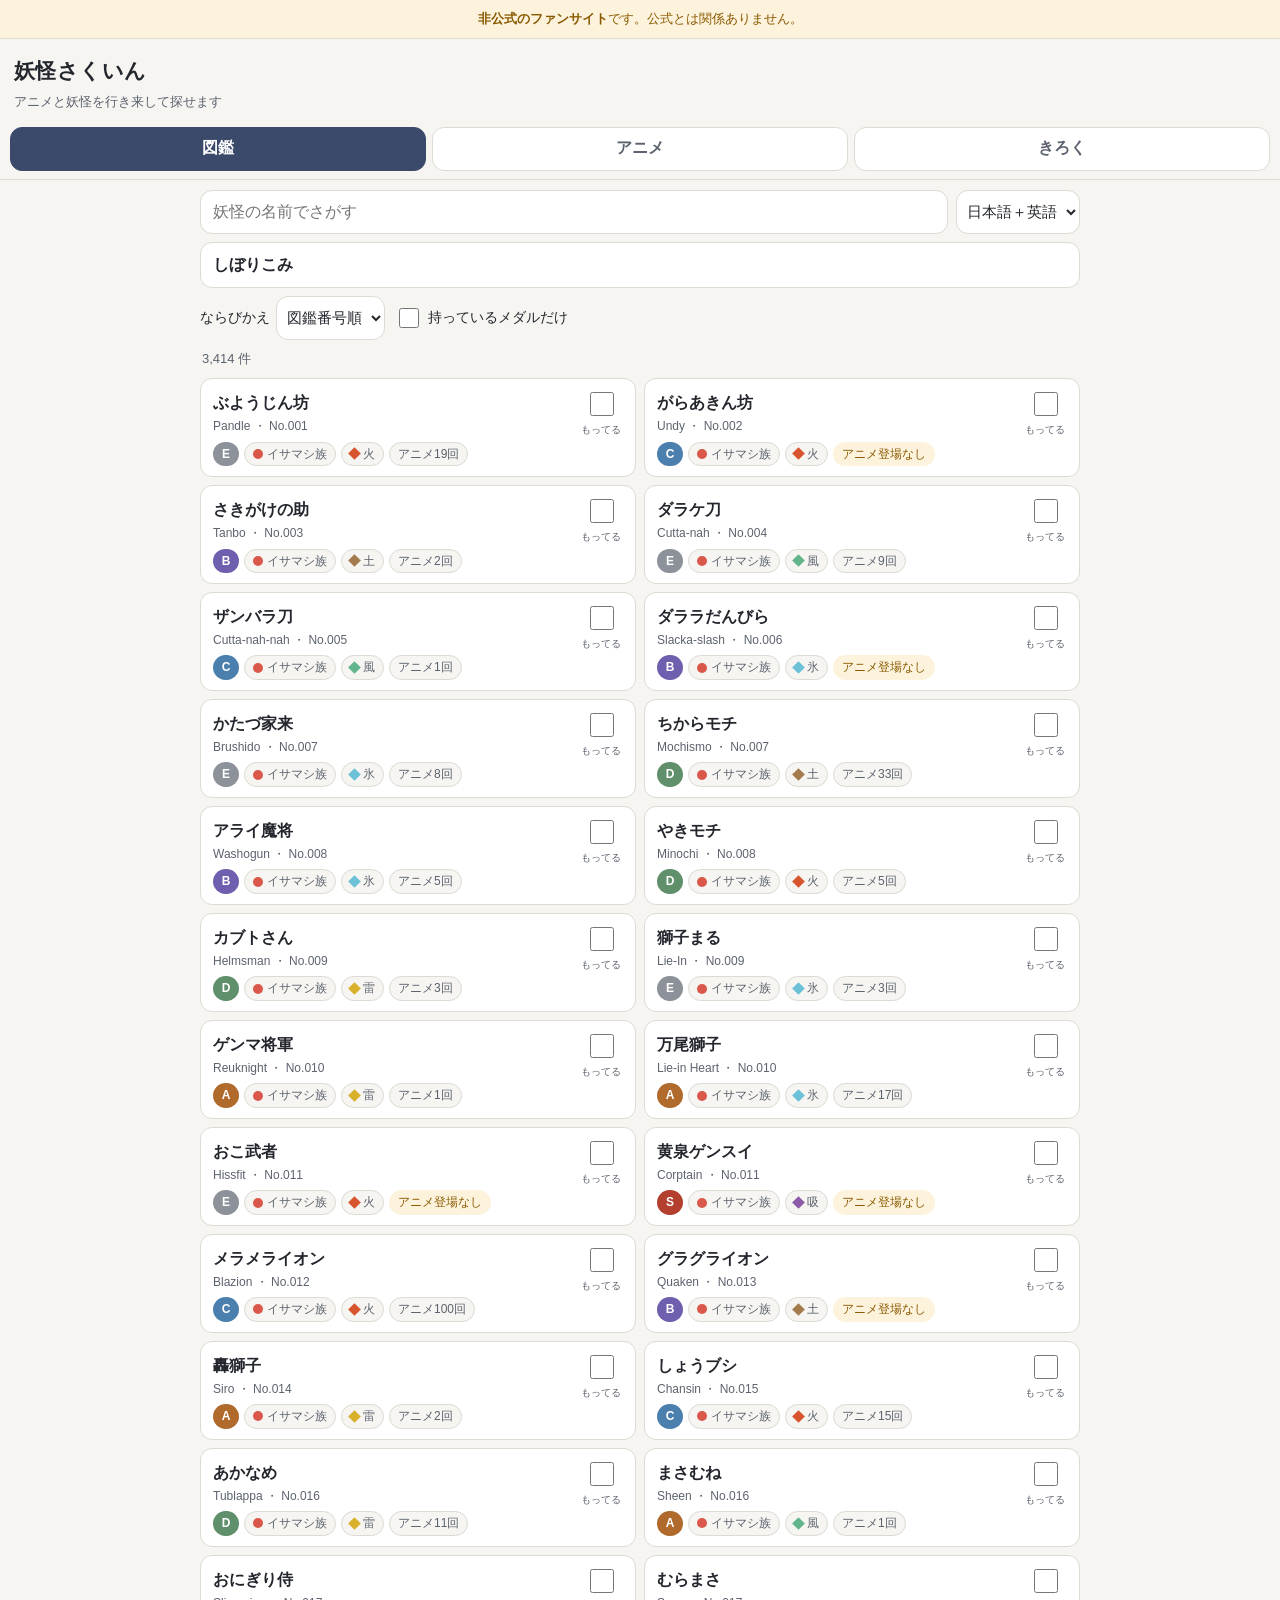
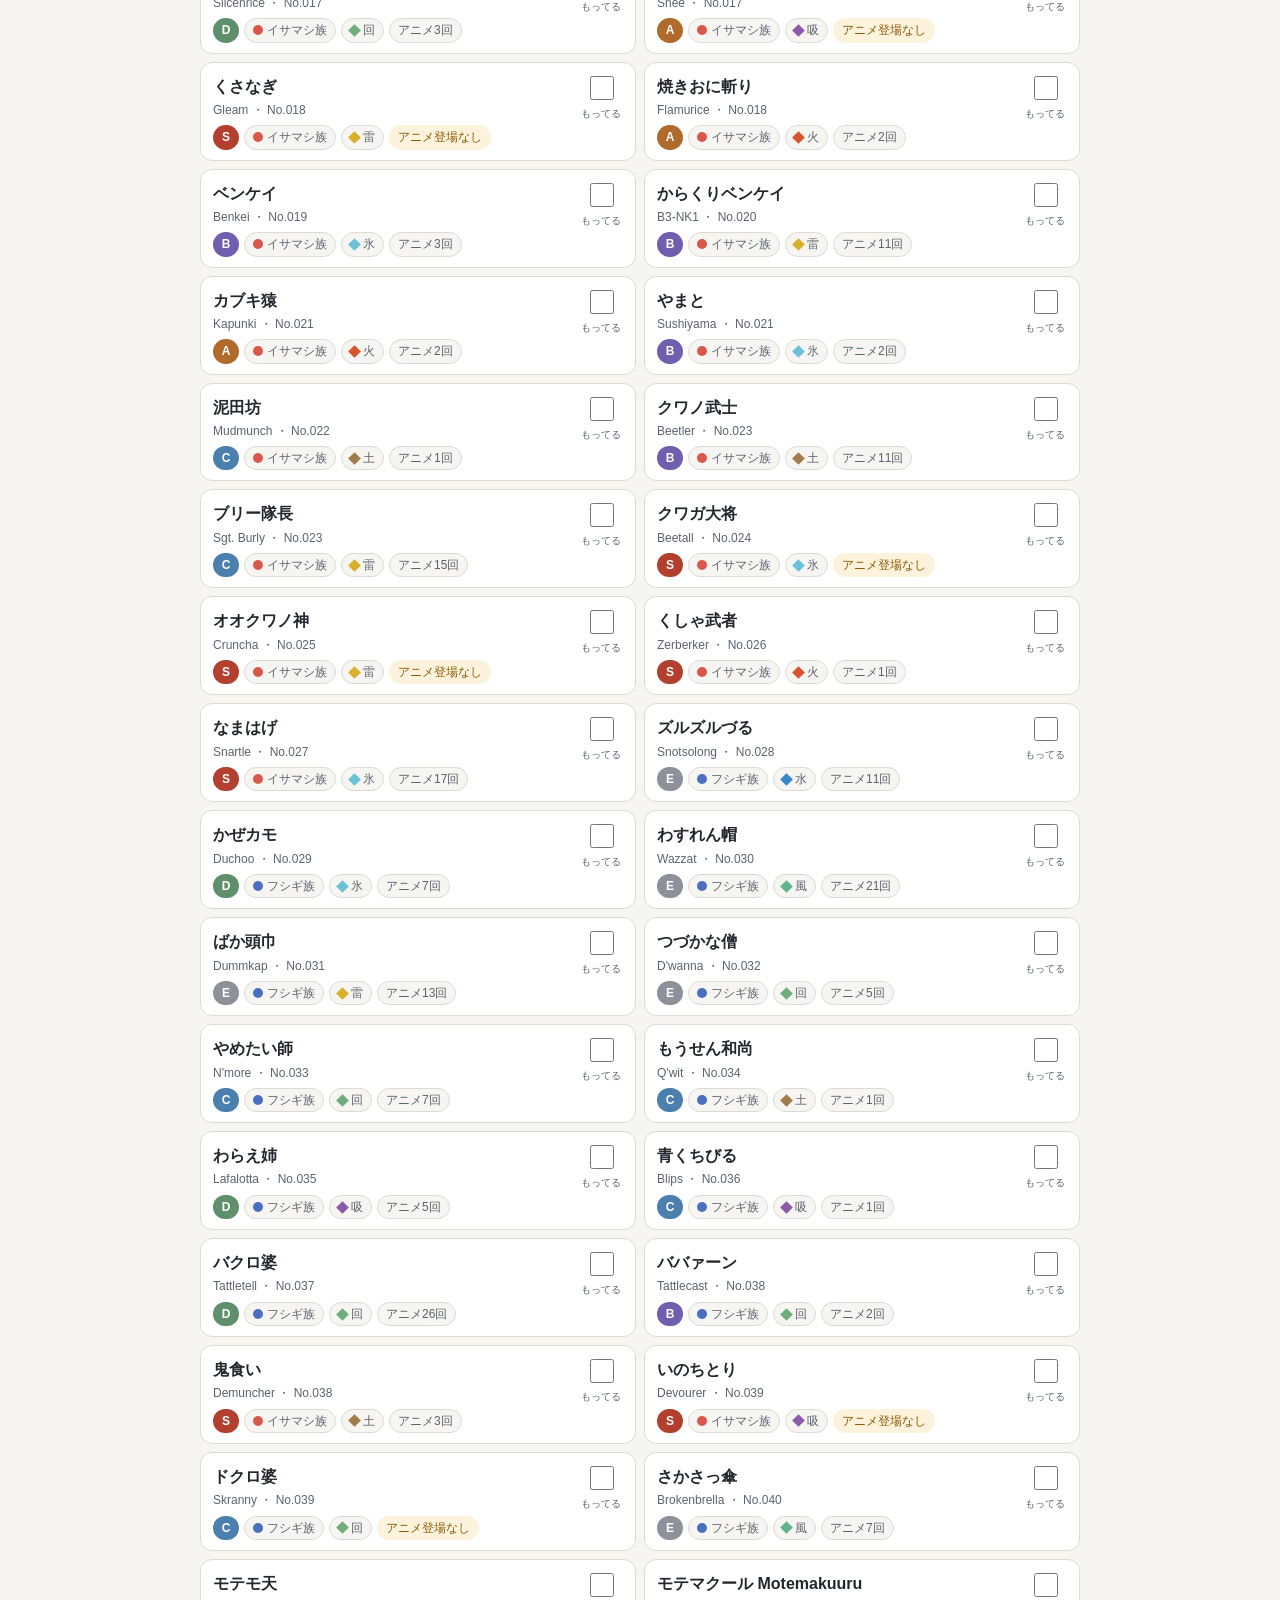
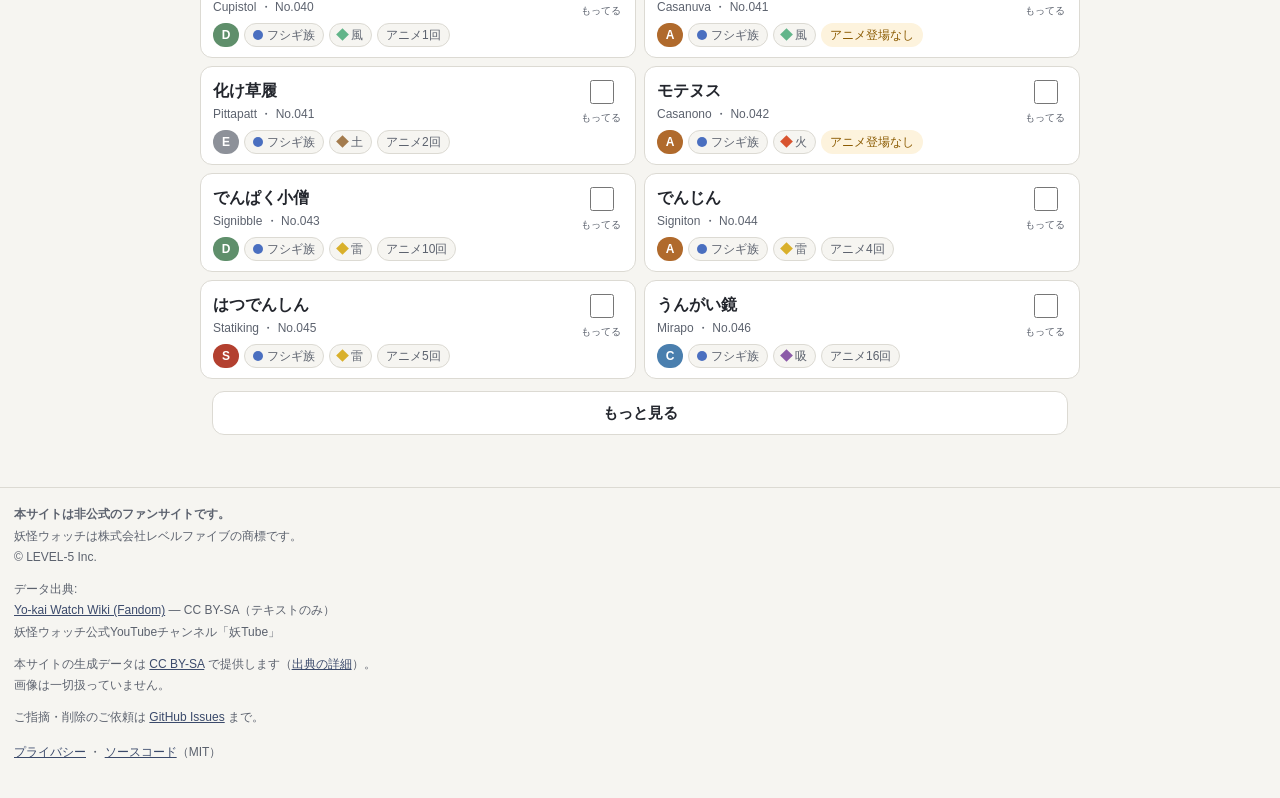
<file: docs/index.html>
<!DOCTYPE html>
<html lang="ja">
<head>
<meta charset="utf-8">
<meta name="viewport" content="width=device-width, initial-scale=1, viewport-fit=cover">
<!-- 第一弾は検索エンジンに出さない（SPEC.md §12.3）。
     将来 index を開放するときは、この1行と robots.txt を消すだけでよい。 -->
<meta name="robots" content="noindex, nofollow">
<meta name="description" content="妖怪ウォッチのアニメと妖怪を相互に探せる非公式ファンサイトです。">
<meta name="theme-color" content="#3b4a6b">
<!-- OGP 画像は作らない（SNS で公式風に見えるため。SPEC.md §12.3） -->
<title>yokai-watch-index — 妖怪ウォッチ アニメ・妖怪検索（非公式ファンサイト）</title>
<link rel="manifest" href="manifest.json">
<link rel="apple-touch-icon" href="apple-touch-icon.png">
<meta name="apple-mobile-web-app-title" content="妖怪さくいん">
<link rel="stylesheet" href="style.css?v=20260815d">
</head>
<body>

<!-- 非公式である旨はフッターだけでなくページ上部にも置く（SPEC.md §12.3） -->
<div class="unofficial-banner" role="note">
  <strong>非公式のファンサイト</strong>です。公式とは関係ありません。
</div>

<header class="site-header">
  <h1>妖怪さくいん</h1>
  <p class="tagline">アニメと妖怪を行き来して探せます</p>
</header>

<nav class="tabs" role="tablist">
  <button role="tab" id="tab-yokai" aria-controls="panel-yokai" aria-selected="true" data-tab="yokai">図鑑</button>
  <button role="tab" id="tab-anime" aria-controls="panel-anime" aria-selected="false" data-tab="anime">アニメ</button>
  <button role="tab" id="tab-mine" aria-controls="panel-mine" aria-selected="false" data-tab="mine">きろく</button>
</nav>

<main>

<!-- ========================= 図鑑タブ ========================= -->
<section id="panel-yokai" role="tabpanel" aria-labelledby="tab-yokai" class="panel">
  <div class="searchbar">
    <input type="search" id="y-q" placeholder="妖怪の名前でさがす" autocomplete="off"
           enterkeyhint="search" aria-label="妖怪の名前で検索">
    <select id="y-scope" aria-label="検索対象">
      <option value="both">日本語＋英語</option>
      <option value="ja">日本語名</option>
      <option value="en">英語名</option>
    </select>
  </div>

  <details class="filters">
    <summary>しぼりこみ <span class="chip" id="y-active-count" hidden></span></summary>
    <div id="y-facets" class="facet-groups"></div>
    <button type="button" class="clear" id="y-clear">ぜんぶ解除</button>
  </details>

  <div class="toolbar">
    <label>ならびかえ
      <select id="y-sort" aria-label="並び替え">
        <option value="medallium">図鑑番号順</option>
        <option value="name">名前順</option>
        <option value="rank">ランク順</option>
        <option value="random">ランダム</option>
      </select>
    </label>
    <label class="check"><input type="checkbox" id="y-owned-only"> 持っているメダルだけ</label>
  </div>

  <p class="result-count" id="y-count" aria-live="polite">読み込み中…</p>
  <div id="y-list" class="cards"></div>
  <button type="button" id="y-more" class="more" hidden>もっと見る</button>
</section>

<!-- ========================= アニメタブ ========================= -->
<section id="panel-anime" role="tabpanel" aria-labelledby="tab-anime" class="panel" hidden>
  <div class="searchbar">
    <input type="search" id="a-q" placeholder="サブタイトル・妖怪・人物でさがす" autocomplete="off"
           enterkeyhint="search" aria-label="アニメを検索">
    <select id="a-scope" aria-label="検索対象">
      <option value="all">すべて</option>
      <option value="title">サブタイトル</option>
      <option value="yokai">登場妖怪</option>
      <option value="human">登場人物</option>
    </select>
  </div>

  <details class="filters">
    <summary>しぼりこみ</summary>
    <div class="facet-groups">
      <div class="facet-group">
        <h3>シリーズ</h3>
        <div class="facet-values" id="a-series"></div>
      </div>
      <div class="facet-group">
        <h3>放送年</h3>
        <div class="facet-values" id="a-years"></div>
      </div>
      <div class="facet-group">
        <h3>登場のしかた</h3>
        <div class="facet-values" id="a-presence"></div>
      </div>
    </div>
    <button type="button" class="clear" id="a-clear">ぜんぶ解除</button>
  </details>

  <div class="toolbar">
    <label>ならびかえ
      <select id="a-sort" aria-label="並び替え">
        <option value="old">古い順</option>
        <option value="new">新しい順</option>
        <option value="random">ランダム</option>
      </select>
    </label>
    <label class="check"><input type="checkbox" id="a-unwatched-only"> 見ていない回だけ</label>
    <label class="check"><input type="checkbox" id="a-hide-movies"> 劇場版を除く</label>
  </div>

  <p class="result-count" id="a-count" aria-live="polite">読み込み中…</p>
  <div id="a-list" class="cards"></div>
  <button type="button" id="a-more" class="more" hidden>もっと見る</button>

  <section id="movies" class="movies">
    <h2>劇場版</h2>
    <p class="note" id="movies-note"></p>
    <div id="movie-list" class="cards"></div>
  </section>
</section>

<!-- ========================= きろくタブ ========================= -->
<section id="panel-mine" role="tabpanel" aria-labelledby="tab-mine" class="panel" hidden>
  <h2>見た話・持っているメダル</h2>
  <p class="note">
    この記録は<strong>この端末のブラウザの中だけ</strong>に保存されます。
    サーバーには送信されません（<a href="privacy.html">プライバシーについて</a>）。
    端末を変えるときは、下の書き出し・読み込みを使ってください。
  </p>
  <p id="mine-summary" class="result-count"></p>

  <div class="io">
    <button type="button" id="io-export">書き出す</button>
    <button type="button" id="io-copy">クリップボードにコピー</button>
    <button type="button" id="io-import">読み込む</button>
    <button type="button" id="io-clear" class="danger">ぜんぶ消す</button>
  </div>
  <textarea id="io-text" rows="8" spellcheck="false"
            aria-label="記録データ" placeholder="「書き出す」を押すとここに出ます。別の端末で貼り付けて「読み込む」を押すと復元できます。"></textarea>
  <p class="note" id="io-msg" role="status"></p>
</section>

</main>

<!-- 詳細ダイアログ -->
<div id="detail" class="detail" hidden role="dialog" aria-modal="true" aria-labelledby="detail-title">
  <div class="detail-inner">
    <!-- 閉じるボタンは sticky なバーに置く。中身が長いとき（登場100回の妖怪など）に
         スクロールで流れていかないようにするため。 -->
    <div class="detail-bar">
      <button type="button" class="close" id="detail-close" aria-label="閉じる">×</button>
    </div>
    <div id="detail-body"></div>
  </div>
</div>

<footer class="site-footer">
  <p><strong>本サイトは非公式のファンサイトです。</strong><br>
     妖怪ウォッチは株式会社レベルファイブの商標です。<br>
     &copy; LEVEL-5 Inc.</p>

  <p class="sources">データ出典:<br>
     <a href="https://yokaiwatch.fandom.com/" rel="noopener noreferrer" target="_blank">Yo-kai Watch Wiki (Fandom)</a> — CC BY-SA（テキストのみ）<br>
     妖怪ウォッチ公式YouTubeチャンネル「妖Tube」</p>

  <p>本サイトの生成データは <a href="data/LICENSE">CC BY-SA</a> で提供します（<a href="data/ATTRIBUTION.md">出典の詳細</a>）。<br>
     画像は一切扱っていません。</p>

  <p>ご指摘・削除のご依頼は
     <a href="https://github.com/no-ri/yokai-watch-index/issues" rel="noopener noreferrer" target="_blank">GitHub Issues</a> まで。</p>

  <p class="meta"><a href="privacy.html">プライバシー</a> ・
     <a href="https://github.com/no-ri/yokai-watch-index" rel="noopener noreferrer" target="_blank">ソースコード</a>（MIT）</p>
</footer>

<script src="app.js?v=20260815d"></script>
</body>
</html>
</file>
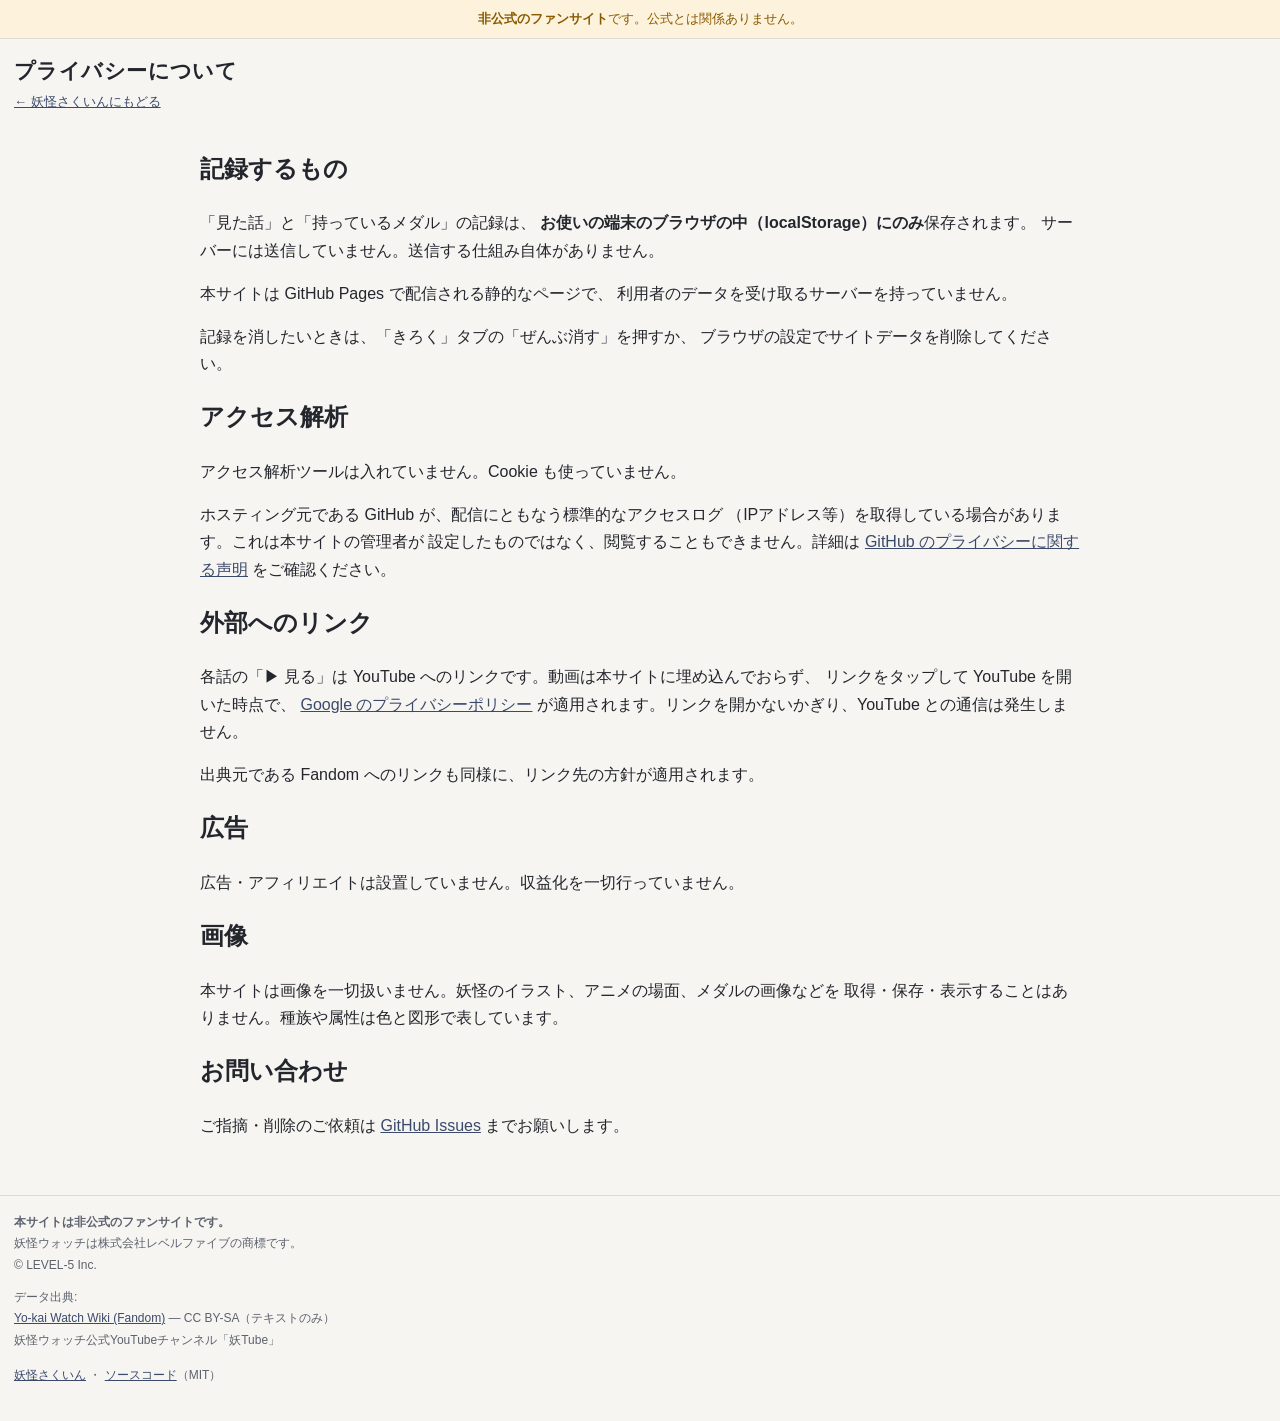
<file: docs/privacy.html>
<!DOCTYPE html>
<html lang="ja">
<head>
<meta charset="utf-8">
<meta name="viewport" content="width=device-width, initial-scale=1, viewport-fit=cover">
<meta name="robots" content="noindex, nofollow">
<meta name="theme-color" content="#3b4a6b">
<title>プライバシーについて — yokai-watch-index（非公式ファンサイト）</title>
<link rel="apple-touch-icon" href="apple-touch-icon.png">
<link rel="stylesheet" href="style.css?v=20260815d">
</head>
<body>

<div class="unofficial-banner" role="note">
  <strong>非公式のファンサイト</strong>です。公式とは関係ありません。
</div>

<header class="site-header">
  <h1>プライバシーについて</h1>
  <p class="tagline"><a href="index.html">← 妖怪さくいんにもどる</a></p>
</header>

<main>
<section class="panel">

  <h2>記録するもの</h2>
  <p>「見た話」と「持っているメダル」の記録は、
     <strong>お使いの端末のブラウザの中（localStorage）にのみ</strong>保存されます。
     サーバーには送信していません。送信する仕組み自体がありません。</p>
  <p>本サイトは GitHub Pages で配信される静的なページで、
     利用者のデータを受け取るサーバーを持っていません。</p>
  <p>記録を消したいときは、「きろく」タブの「ぜんぶ消す」を押すか、
     ブラウザの設定でサイトデータを削除してください。</p>

  <h2>アクセス解析</h2>
  <p>アクセス解析ツールは入れていません。Cookie も使っていません。</p>
  <p>ホスティング元である GitHub が、配信にともなう標準的なアクセスログ
     （IPアドレス等）を取得している場合があります。これは本サイトの管理者が
     設定したものではなく、閲覧することもできません。詳細は
     <a href="https://docs.github.com/site-policy/privacy-policies/github-privacy-statement"
        rel="noopener noreferrer" target="_blank">GitHub のプライバシーに関する声明</a>
     をご確認ください。</p>

  <h2>外部へのリンク</h2>
  <p>各話の「▶ 見る」は YouTube へのリンクです。動画は本サイトに埋め込んでおらず、
     リンクをタップして YouTube を開いた時点で、
     <a href="https://policies.google.com/privacy" rel="noopener noreferrer" target="_blank">Google のプライバシーポリシー</a>
     が適用されます。リンクを開かないかぎり、YouTube との通信は発生しません。</p>
  <p>出典元である Fandom へのリンクも同様に、リンク先の方針が適用されます。</p>

  <h2>広告</h2>
  <p>広告・アフィリエイトは設置していません。収益化を一切行っていません。</p>

  <h2>画像</h2>
  <p>本サイトは画像を一切扱いません。妖怪のイラスト、アニメの場面、メダルの画像などを
     取得・保存・表示することはありません。種族や属性は色と図形で表しています。</p>

  <h2>お問い合わせ</h2>
  <p>ご指摘・削除のご依頼は
     <a href="https://github.com/no-ri/yokai-watch-index/issues"
        rel="noopener noreferrer" target="_blank">GitHub Issues</a> までお願いします。</p>

</section>
</main>

<footer class="site-footer">
  <p><strong>本サイトは非公式のファンサイトです。</strong><br>
     妖怪ウォッチは株式会社レベルファイブの商標です。<br>
     &copy; LEVEL-5 Inc.</p>
  <p class="sources">データ出典:<br>
     <a href="https://yokaiwatch.fandom.com/" rel="noopener noreferrer" target="_blank">Yo-kai Watch Wiki (Fandom)</a> — CC BY-SA（テキストのみ）<br>
     妖怪ウォッチ公式YouTubeチャンネル「妖Tube」</p>
  <p class="meta"><a href="index.html">妖怪さくいん</a> ・
     <a href="https://github.com/no-ri/yokai-watch-index" rel="noopener noreferrer" target="_blank">ソースコード</a>（MIT）</p>
</footer>

</body>
</html>
</file>
<file: docs/style.css>
/* 妖怪さくいん（非公式ファンサイト）
 *
 * 画像は一切使わない（SPEC.md §2.1）。
 * 種族・属性・ランクは CSS の色と図形で表す（SPEC.md §10.4）。
 * 配色は自作の意匠で、公式の配色・ロゴフォントは模倣しない（SPEC.md §12.3）。
 *
 * 要件は「子どもが iPhone で使えること」。装飾より、押しやすさと読みやすさを優先する。
 */

:root {
  --bg: #f6f5f1;
  --surface: #ffffff;
  --ink: #23262d;
  --ink-soft: #5c626e;
  --line: #dcdad3;
  --accent: #3b4a6b;
  --accent-soft: #eaeef7;
  --warn: #8a5a00;
  --warn-bg: #fdf3dd;
  --danger: #a33;
  --radius: 12px;
  --tap: 44px;            /* 指で押せる最小サイズ */
}

@media (prefers-color-scheme: dark) {
  :root {
    --bg: #16181d;
    --surface: #1e2128;
    --ink: #e9eaee;
    --ink-soft: #a2a8b6;
    --line: #333843;
    --accent: #9fb4e6;
    --accent-soft: #262c3a;
    --warn: #f0c86a;
    --warn-bg: #33291190;
    --danger: #e28b8b;
  }
}

* { box-sizing: border-box; }

/* hidden 属性を常に効かせる。
 * .detail { display: flex } や .more { display: block } のような
 * クラス側の display は、ブラウザ標準の [hidden] { display: none } より
 * 詳細度が高いため、これがないと hidden を付けても要素が残る。
 * .detail は画面全体を覆う z-index: 50 のオーバーレイなので、
 * 残るとページ全体がタップを受け付けなくなる。 */
[hidden] { display: none !important; }

body {
  margin: 0;
  background: var(--bg);
  color: var(--ink);
  font-family: -apple-system, BlinkMacSystemFont, "Hiragino Sans",
               "Noto Sans JP", "Yu Gothic", sans-serif;
  font-size: 16px;
  line-height: 1.7;
  -webkit-text-size-adjust: 100%;
}

a { color: var(--accent); }

/* --- 非公式バナー（常時表示。SPEC.md §12.3）------------------------------ */
.unofficial-banner {
  background: var(--warn-bg);
  color: var(--warn);
  border-bottom: 1px solid var(--line);
  padding: 8px 14px;
  font-size: 13px;
  text-align: center;
  position: sticky;
  top: 0;
  z-index: 30;
}

.site-header { padding: 14px 14px 6px; }
.site-header h1 { margin: 0; font-size: 21px; letter-spacing: .02em; }
.tagline { margin: 2px 0 0; color: var(--ink-soft); font-size: 13px; }

/* --- タブ ---------------------------------------------------------------- */
.tabs {
  display: flex;
  gap: 6px;
  padding: 8px 10px;
  position: sticky;
  top: 37px;
  background: var(--bg);
  z-index: 20;
  border-bottom: 1px solid var(--line);
}
.tabs button {
  flex: 1;
  min-height: var(--tap);
  border: 1px solid var(--line);
  background: var(--surface);
  color: var(--ink-soft);
  border-radius: var(--radius);
  font-size: 16px;
  font-weight: 600;
  cursor: pointer;
}
.tabs button[aria-selected="true"] {
  background: var(--accent);
  border-color: var(--accent);
  color: #fff;
}

main { padding: 10px 10px 40px; max-width: 900px; margin: 0 auto; }

/* --- 検索・絞り込み ------------------------------------------------------- */
.searchbar { display: flex; gap: 8px; margin-bottom: 8px; }
.searchbar input {
  flex: 1 1 auto;
  min-width: 0;
  min-height: var(--tap);
  padding: 0 12px;
  font-size: 16px;          /* 16px 未満だと iOS が自動ズームする */
  border: 1px solid var(--line);
  border-radius: var(--radius);
  background: var(--surface);
  color: var(--ink);
}
select, .toolbar select {
  min-height: var(--tap);
  font-size: 15px;
  padding: 0 6px;
  border: 1px solid var(--line);
  border-radius: var(--radius);
  background: var(--surface);
  color: var(--ink);
}

.filters {
  background: var(--surface);
  border: 1px solid var(--line);
  border-radius: var(--radius);
  margin-bottom: 8px;
}
.filters > summary {
  min-height: var(--tap);
  display: flex;
  align-items: center;
  gap: 8px;
  padding: 0 12px;
  cursor: pointer;
  font-weight: 600;
}
.facet-groups { padding: 0 12px 6px; }
.facet-group { border-top: 1px solid var(--line); padding: 8px 0; }
.facet-group h3 { margin: 0 0 6px; font-size: 13px; color: var(--ink-soft); }
.facet-values { display: flex; flex-wrap: wrap; gap: 6px; }

.facet-values label {
  display: inline-flex;
  align-items: center;
  gap: 5px;
  min-height: 36px;
  padding: 0 10px;
  border: 1px solid var(--line);
  border-radius: 999px;
  background: var(--bg);
  font-size: 14px;
  cursor: pointer;
}
.facet-values label:has(input:checked) {
  background: var(--accent-soft);
  border-color: var(--accent);
  font-weight: 600;
}
.facet-values input { accent-color: var(--accent); }

.clear, .more, .io button {
  min-height: var(--tap);
  padding: 0 16px;
  margin: 8px 12px 12px;
  border: 1px solid var(--line);
  border-radius: var(--radius);
  background: var(--surface);
  color: var(--ink);
  font-size: 15px;
  cursor: pointer;
}
.more { display: block; width: calc(100% - 24px); margin: 12px; font-weight: 600; }
.io button.danger { color: var(--danger); }

.toolbar {
  display: flex;
  flex-wrap: wrap;
  gap: 10px;
  align-items: center;
  margin-bottom: 8px;
  font-size: 14px;
}
.toolbar label { display: inline-flex; align-items: center; gap: 6px; }
.check input { width: 20px; height: 20px; accent-color: var(--accent); }

.result-count { color: var(--ink-soft); font-size: 13px; margin: 4px 2px 8px; }
.chip {
  background: var(--accent);
  color: #fff;
  border-radius: 999px;
  padding: 1px 8px;
  font-size: 12px;
}

/* --- カード -------------------------------------------------------------- */
.cards { display: grid; gap: 8px; }
@media (min-width: 620px) { .cards { grid-template-columns: 1fr 1fr; } }

.card {
  background: var(--surface);
  border: 1px solid var(--line);
  border-radius: var(--radius);
  padding: 10px 12px;
  display: flex;
  gap: 10px;
  align-items: flex-start;
}
.card-main { flex: 1 1 auto; min-width: 0; cursor: pointer; }
.card-main:focus-visible { outline: 2px solid var(--accent); }
.name-ja { font-weight: 700; font-size: 16px; }
.name-en { color: var(--ink-soft); font-size: 12px; }
.card-meta { display: flex; flex-wrap: wrap; gap: 5px; margin-top: 5px; }

/* --- 画像の代替表現（SPEC.md §10.4）-------------------------------------- */
/* 種族は色つきの丸、属性は色つきの菱形、ランクは色つきの角丸。すべて CSS。 */
.badge {
  display: inline-flex;
  align-items: center;
  gap: 4px;
  font-size: 12px;
  padding: 1px 8px;
  border-radius: 999px;
  border: 1px solid var(--line);
  background: var(--bg);
  color: var(--ink-soft);
  white-space: nowrap;
}
.dot { width: 10px; height: 10px; border-radius: 50%; flex: none; }
.diamond { width: 9px; height: 9px; transform: rotate(45deg); flex: none; }

.rank {
  font-weight: 700;
  color: #fff;
  min-width: 26px;
  justify-content: center;
  border: none;
}
.rank-E { background: #8d9199; } .rank-D { background: #5f8f6b; }
.rank-C { background: #4a7fae; } .rank-B { background: #6f5fae; }
.rank-A { background: #b06a2c; } .rank-S { background: #b3402f; }
.rank-SS { background: #7a2f8f; } .rank-unknown { background: #adb1b8; }

.tribe-Charming   { background: #e58bb0; } .tribe-Brave     { background: #d9584a; }
.tribe-Shady      { background: #6d63a8; } .tribe-Tough     { background: #d98b2b; }
.tribe-Slippery   { background: #3f9ba8; } .tribe-Mysterious{ background: #4a6fc0; }
.tribe-Heartful   { background: #62a85a; } .tribe-Eerie     { background: #7d6a5a; }
.tribe-unknown    { background: #b9bcc2; }

.attr-fire { background: #d8542f; } .attr-water { background: #3a86c8; }
.attr-lightning { background: #d9b02b; } .attr-ice { background: #6cc0d8; }
.attr-earth { background: #a37b4d; }
.attr-wind { background: #62b58a; } .attr-drain { background: #8b5aa8; }
.attr-restoration { background: #6fae7a; } .attr-unknown { background: #b9bcc2; }

/* 欠損は隠さず明示する（SPEC.md §12.5） */
.badge.none { background: var(--warn-bg); color: var(--warn); border-color: transparent; }

.own {
  flex: none;
  display: flex;
  flex-direction: column;
  align-items: center;
  gap: 2px;
  font-size: 10px;
  color: var(--ink-soft);
  cursor: pointer;
  min-width: var(--tap);
}
.own input { width: 24px; height: 24px; accent-color: var(--accent); }

/* --- エピソード ---------------------------------------------------------- */
.ep-head { display: flex; align-items: baseline; gap: 8px; flex-wrap: wrap; }
.ep-no { font-weight: 700; color: var(--accent); }
.ep-date { font-size: 12px; color: var(--ink-soft); }
.segments { list-style: none; margin: 6px 0 0; padding: 0; }
.segments li {
  display: flex;
  align-items: center;
  gap: 8px;
  padding: 3px 0;
  border-top: 1px dashed var(--line);
}
.seg-title { flex: 1 1 auto; min-width: 0; font-size: 14px; }
.play {
  flex: none;
  min-height: 32px;
  display: inline-flex;
  align-items: center;
  padding: 0 10px;
  border-radius: 999px;
  background: var(--accent-soft);
  color: var(--accent);
  text-decoration: none;
  font-size: 13px;
  font-weight: 600;
}
.tags { display: flex; flex-wrap: wrap; gap: 4px; margin-top: 6px; }
.tag {
  border: 1px solid var(--line);
  background: var(--bg);
  border-radius: 999px;
  padding: 1px 8px;
  font-size: 12px;
  cursor: pointer;
  color: var(--ink);
}
.tag.cameo, .tag.mentioned, .tag.flashback { opacity: .62; }
.tag .p { color: var(--ink-soft); font-size: 10px; }

.movies { margin-top: 28px; border-top: 1px solid var(--line); padding-top: 12px; }
.movies h2 { font-size: 17px; margin: 0 0 4px; }
.note { color: var(--ink-soft); font-size: 13px; }

/* --- 詳細ダイアログ ------------------------------------------------------- */
.detail {
  position: fixed;
  inset: 0;
  background: #0009;
  display: flex;
  align-items: flex-end;
  justify-content: center;
  z-index: 50;
}
.detail-inner {
  background: var(--surface);
  width: 100%;
  max-width: 720px;
  /* iOS Safari の vh はツールバーを含む「大きい方のビューポート」を指すため、
   * 88vh だと箱が実際の表示領域より高くなり、上端に貼り付けた閉じるボタンが
   * 画面の上に隠れる。親（.detail）が inset:0 の fixed で表示領域そのものなので、
   * % で取れば環境に依存しない。dvh は対応ブラウザ向けの上書き。 */
  max-height: 88%;
  overflow: auto;
  overscroll-behavior: contain;
  border-radius: 16px 16px 0 0;
  padding: 0 16px calc(16px + env(safe-area-inset-bottom));
  position: relative;
}
@supports (max-height: 88dvh) {
  .detail-inner { max-height: 88dvh; }
}

@media (min-width: 620px) {
  .detail { align-items: center; }
  .detail-inner { border-radius: 16px; }
}
/* 閉じるボタンは sticky なバーに置く。
 * .detail-inner はスクロールする箱なので、position: absolute だと
 * 中身と一緒に流れて画面外に出てしまう。登場回数の多い妖怪
 * （メラメライオン＝100回など）は中身が長く、少し送っただけで押せなくなる。
 * バーを不透明にして、中身がその下を通るようにする。 */
.detail-bar {
  position: sticky;
  top: 0;
  z-index: 3;
  margin: 0 -16px;
  padding: 6px 12px 6px 0;
  background: var(--surface);
  display: flex;
  justify-content: flex-end;
}
.close {
  width: var(--tap); height: var(--tap);
  border: none;
  background: var(--bg);
  border-radius: 50%;
  font-size: 22px;
  line-height: 1;
  color: var(--ink);
  cursor: pointer;
}
.detail h2 { margin: 0 0 2px; font-size: 20px; }
.detail dl { display: grid; grid-template-columns: auto 1fr; gap: 4px 12px; margin: 10px 0; }
.detail dt { color: var(--ink-soft); font-size: 13px; }
.detail dd { margin: 0; font-size: 15px; }
.detail h3 { font-size: 14px; margin: 14px 0 4px; color: var(--ink-soft); }
.source-link { font-size: 13px; }

textarea {
  width: 100%;
  font-family: ui-monospace, SFMono-Regular, Menlo, monospace;
  font-size: 13px;
  border: 1px solid var(--line);
  border-radius: var(--radius);
  padding: 8px;
  background: var(--surface);
  color: var(--ink);
}
.io { display: flex; flex-wrap: wrap; gap: 0; }

/* --- フッター ------------------------------------------------------------ */
.site-footer {
  border-top: 1px solid var(--line);
  padding: 16px 14px calc(24px + env(safe-area-inset-bottom));
  font-size: 12px;
  color: var(--ink-soft);
  line-height: 1.8;
}
.site-footer p { margin: 0 0 10px; }
.site-footer .meta { margin-top: 14px; }
</file>
